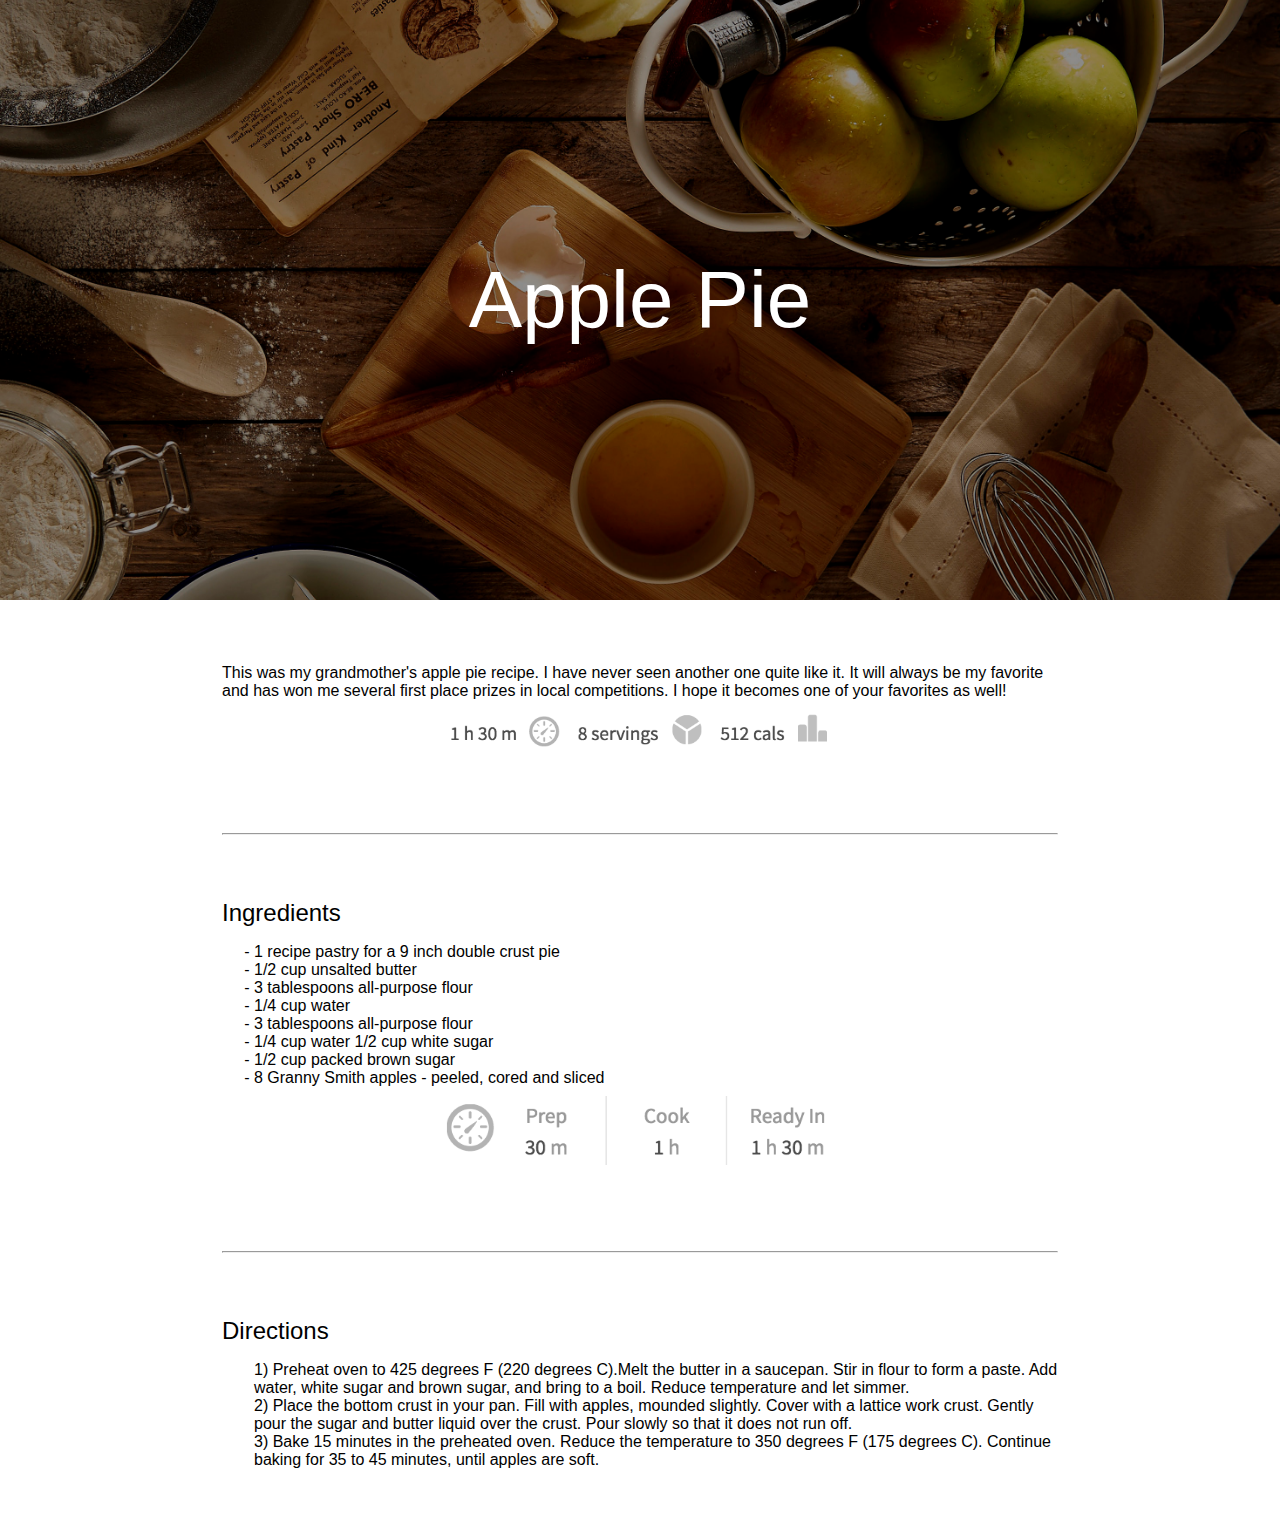
<file: lab-css-recipes-clone/apple-pie/index.html>
<!DOCTYPE html>
<html lang="en">
	<head>
		<meta charset="UTF-8" />
		<meta name="viewport" content="width=device-width, initial-scale=1.0" />
		<title>Apple Pie Recipe</title>
		<!-- Remember to link your styles -->
		<link rel="stylesheet" href="./styles/style.css" />
	</head>
	<body>
		<header>
			<h1>Apple Pie</h1>
		</header>

		<main>
			<section id="description">
				<p>
					This was my grandmother's apple pie recipe. I have never seen another
					one quite like it. It will always be my favorite and has won me
					several first place prizes in local competitions. I hope it becomes
					one of your favorites as well!
				</p>

				<div class="img-wrapper">
					<img
						src="./images/recipe-info.png"
						class="cooking-figures"
						alt="Information regarding a recipe" />
				</div>
			</section>
			<hr />

			<section id="ingredients">
				<h2>Ingredients</h2>
				<ul>
					<li>1 recipe pastry for a 9 inch double crust pie</li>
					<li>1/2 cup unsalted butter</li>
					<li>3 tablespoons all-purpose flour</li>
					<li>1/4 cup water</li>
					<li>3 tablespoons all-purpose flour</li>
					<li>1/4 cup water 1/2 cup white sugar</li>
					<li>1/2 cup packed brown sugar</li>
					<li>8 Granny Smith apples - peeled, cored and sliced</li>
				</ul>
				<div class="img-wrapper">
					<img
						src="./images/cooking-info.png"
						class="cooking-figures"
						alt="Informations for cooking the recipe" />
				</div>
			</section>

			<hr />

			<section id="directions">
				<h2>Directions</h2>
				<ol>
					<li>
						Preheat oven to 425 degrees F (220 degrees C).Melt the butter in a
						saucepan. Stir in flour to form a paste. Add water, white sugar and
						brown sugar, and bring to a boil. Reduce temperature and let simmer.
					</li>
					<li>
						Place the bottom crust in your pan. Fill with apples, mounded
						slightly. Cover with a lattice work crust. Gently pour the sugar and
						butter liquid over the crust. Pour slowly so that it does not run
						off.
					</li>
					<li>
						Bake 15 minutes in the preheated oven. Reduce the temperature to 350
						degrees F (175 degrees C). Continue baking for 35 to 45 minutes,
						until apples are soft.
					</li>
				</ol>
			</section>
		</main>
	</body>
</html>
</file>
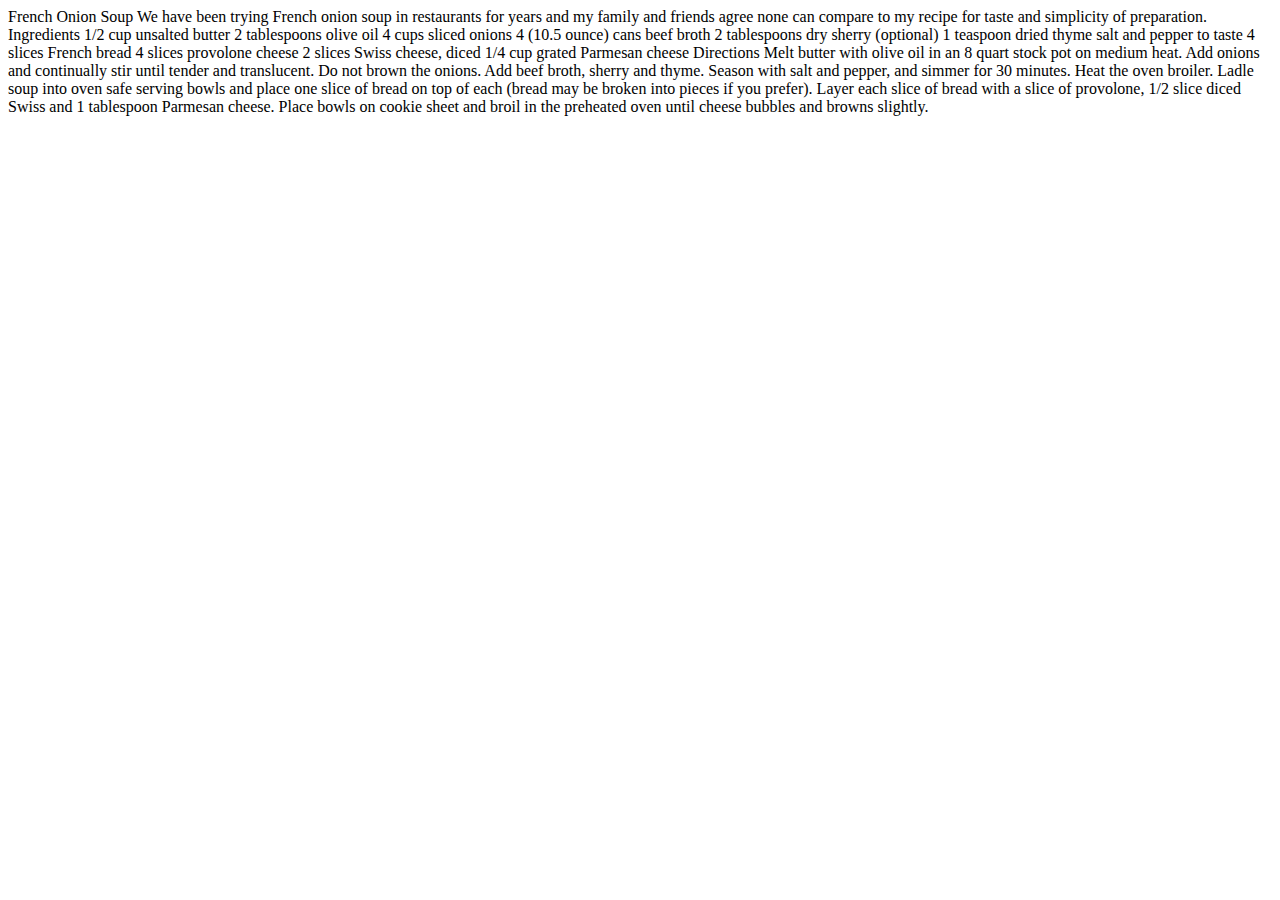
<file: lab-css-recipes-clone/french-soup/index.html>
<!DOCTYPE html>
<html lang="en">
  <head>
    <meta charset="UTF-8" />
    <meta name="viewport" content="width=device-width, initial-scale=1.0" />
    <title>French Onion Soup Recipe</title>
    <!-- don't forget to link your styles -->
  </head>
  <body>
    French Onion Soup We have been trying French onion soup in restaurants for years and my family and friends agree
    none can compare to my recipe for taste and simplicity of preparation. Ingredients 1/2 cup unsalted butter 2
    tablespoons olive oil 4 cups sliced onions 4 (10.5 ounce) cans beef broth 2 tablespoons dry sherry (optional) 1
    teaspoon dried thyme salt and pepper to taste 4 slices French bread 4 slices provolone cheese 2 slices Swiss cheese,
    diced 1/4 cup grated Parmesan cheese Directions Melt butter with olive oil in an 8 quart stock pot on medium heat.
    Add onions and continually stir until tender and translucent. Do not brown the onions. Add beef broth, sherry and
    thyme. Season with salt and pepper, and simmer for 30 minutes. Heat the oven broiler. Ladle soup into oven safe
    serving bowls and place one slice of bread on top of each (bread may be broken into pieces if you prefer). Layer
    each slice of bread with a slice of provolone, 1/2 slice diced Swiss and 1 tablespoon Parmesan cheese. Place bowls
    on cookie sheet and broil in the preheated oven until cheese bubbles and browns slightly.
  </body>
</html>
</file>
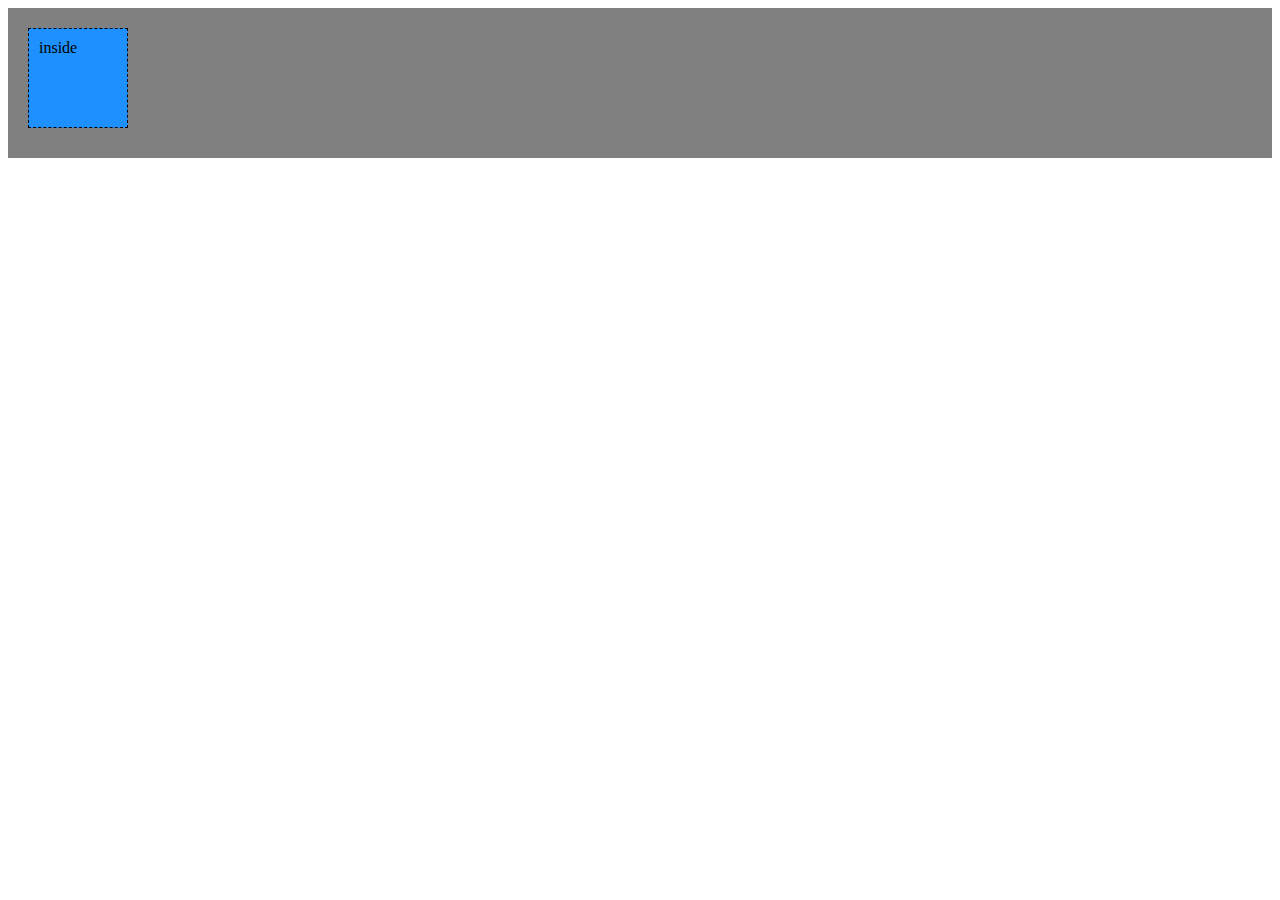
<file: box-model.html>
<!DOCTYPE html>
<html lang="en">
	<head>
		<meta charset="UTF-8" />
		<meta name="viewport" content="width=device-width, initial-scale=1.0" />
		<title>Document</title>
	</head>
	<body>
		<style>
			* {
				box-sizing: border-box;
			}

			.box {
				height: 100px;
				aspect-ratio: 1;
				background-color: dodgerblue;
				border: 1px dashed black;
				padding: 10px;
				margin: 10px;
			}
			.container {
				height: 150px;
				background-color: gray;
				padding: 10px;
			}
		</style>
		<div class="container">
			<div class="box">inside</div>
		</div>
	</body>
</html>
</file>
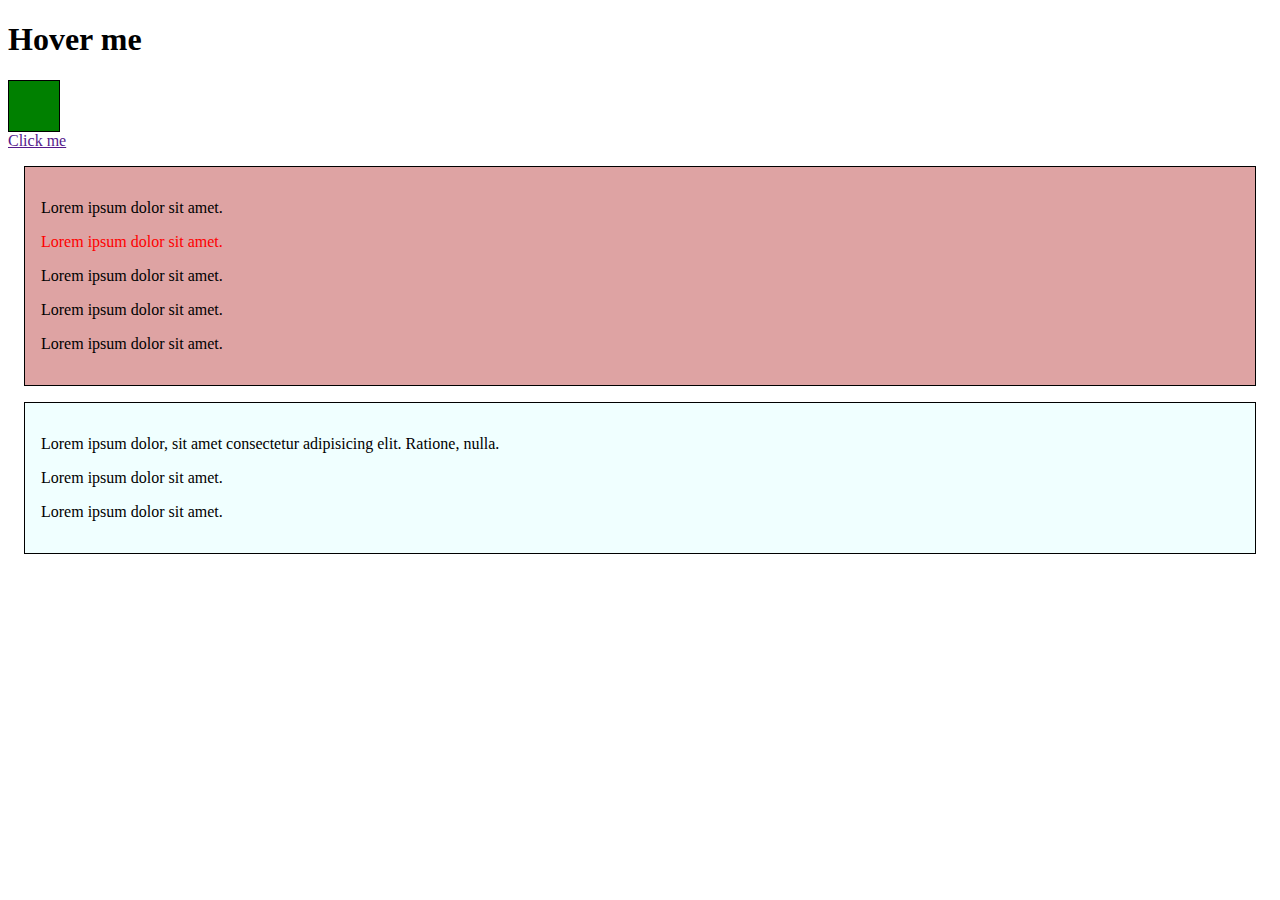
<file: pseudo-selectors.html>
<!DOCTYPE html>
<html lang="en">
	<head>
		<meta charset="UTF-8" />
		<meta name="viewport" content="width=device-width, initial-scale=1.0" />
		<title>Document</title>
	</head>
	<body>
		<style>
			h1 {
				transition: color 1s ease-in-out;
			}
			h1:hover {
				color: dodgerblue;
			}

			.box {
				height: 50px;
				aspect-ratio: 1;
				background-color: green;
				border: 1px solid black;
				transition: all 800ms ease-in-out;
			}

			.box:hover {
				height: 200px;
				/* rotate: 900deg; */
			}

			.sad-link {
				display: block;
				transition: translate 1s;
			}
			.sad-link:hover {
				translate: 0 -10px;
				transition: translate 0.2s;
				/* transform: translateY(-50px); */
			}

			.container {
				border: 1px solid black;
				margin: 1rem;
				padding: 1rem;
				background-color: azure;
			}

			.container:has(p.important) {
				background-color: rgb(222, 163, 163);
			}

			.container:has(p.important) p:nth-of-type(2) {
				color: red;
			}

			/* p:nth-of-type(2) {
				color: red;
			} */
		</style>

		<h1>Hover me</h1>

		<div class="box"></div>

		<a class="sad-link" href="">Click me</a>

		<div class="container">
			<p class="important">Lorem ipsum dolor sit amet.</p>
			<p>Lorem ipsum dolor sit amet.</p>
			<p>Lorem ipsum dolor sit amet.</p>
			<p>Lorem ipsum dolor sit amet.</p>
			<p>Lorem ipsum dolor sit amet.</p>
		</div>

		<div class="container">
			<p>
				Lorem ipsum dolor, sit amet consectetur adipisicing elit. Ratione,
				nulla.
			</p>
			<p>Lorem ipsum dolor sit amet.</p>
			<p>Lorem ipsum dolor sit amet.</p>
		</div>
	</body>
</html>
</file>
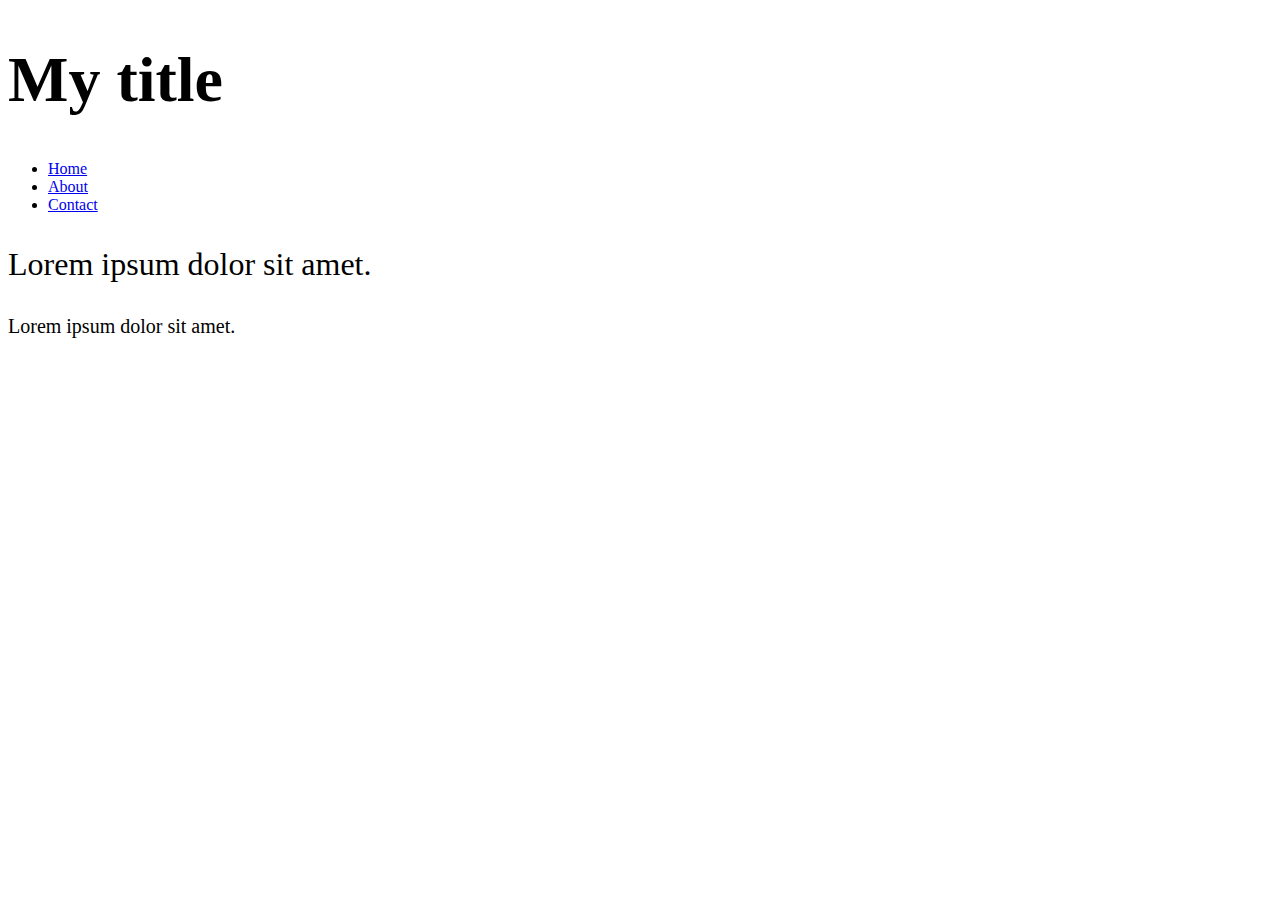
<file: responsive.html>
<!DOCTYPE html>
<html lang="en">
	<head>
		<meta charset="UTF-8" />
		<meta name="viewport" content="width=device-width, initial-scale=1.0" />
		<title>Document</title>
	</head>
	<body>
		<style>
			h1 {
				text-align: center;
				/* font-size: 1.9rem; */
				/* transition: all 1s; */
				font-size: clamp(1.9rem, 4vw + 1rem, 4rem);
			}
			#burger {
				width: 20px;
			}
			#links {
				display: none;
			}

			@media (width >= 480px) {
				#burger {
					display: none;
				}
				#links {
					display: block;
				}
				h1 {
					text-align: left;
					/* font-size: 2.2rem; */
				}
			}

			@media (550px < width < 700px) {
				h1 {
					color: green;
				}
			}
			.big-font {
				font-size: 10px;
			}
			.small-font {
				font-size: 10px;
			}

			.big-font p {
				font-size: 2rem;
			}
			.small-font p {
				font-size: 2em;
			}
		</style>
		<nav>
			<h1>My title</h1>
			<img src="./images/burger-menu-svgrepo-com.svg" id="burger" alt="" />
			<ul id="links">
				<li><a href="#">Home</a></li>
				<li><a href="#">About</a></li>
				<li><a href="#">Contact</a></li>
			</ul>
		</nav>

		<div class="big-font"><p>Lorem ipsum dolor sit amet.</p></div>
		<div class="small-font"><p>Lorem ipsum dolor sit amet.</p></div>
	</body>
</html>
</file>
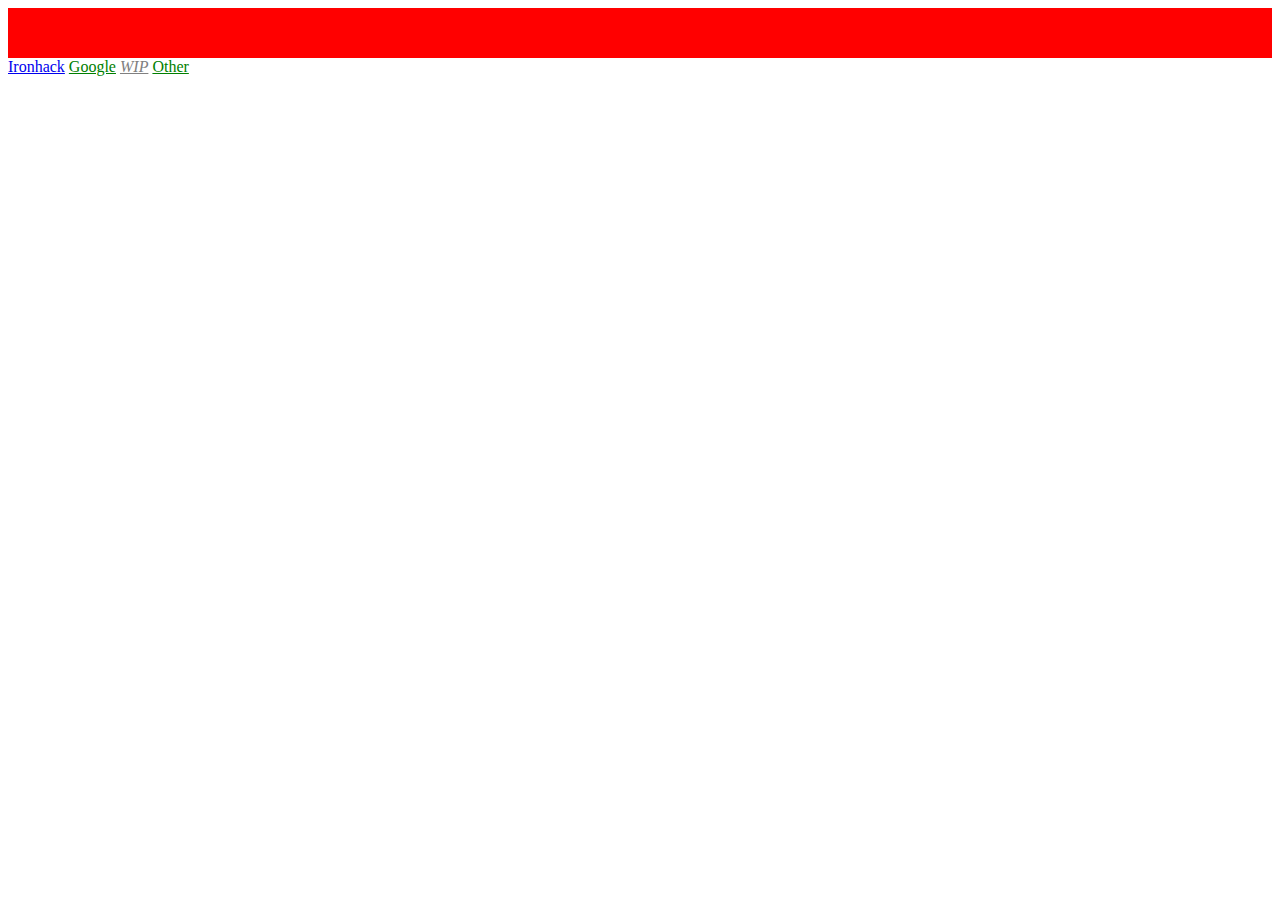
<file: selectors.html>
<!DOCTYPE html>
<html lang="en">
	<head>
		<meta charset="UTF-8" />
		<meta name="viewport" content="width=device-width, initial-scale=1.0" />
		<title>Document</title>
	</head>
	<body>
		<style>
			.container {
				background-color: blue;
				height: 50px;
			}
			[class="container"] {
				background-color: red;
			}

			a[href*="https"] {
				color: green;
			}
			a[href="#"] {
				color: gray;
				font-style: italic;
				pointer-events: none;
				cursor: not-allowed;
			}
		</style>

		<div class="container"></div>

		<a href="http://ironhack.com">Ironhack</a>
		<a href="https://google.com">Google</a>
		<a href="#">WIP</a>
		<a href="https://other-site.com">Other</a>
	</body>
</html>
</file>
<file: lab-css-recipes-clone/apple-pie/styles/style.css>
/* CSS RESET - do not remove */
/* Reset default browser styles and provide a consistent starting point */
html {
	box-sizing: border-box;
	/* font-size: 16px; */
}

*,
*:before,
*:after {
	box-sizing: inherit;
}

body,
h1,
h2,
h3,
h4,
h5,
h6,
p,
ol,
ul {
	margin: 0;
	padding: 0;
	font-weight: lighter;
}

/*  Set the font */
body {
	font-family: "Helvetica", sans-serif;
	/* background-color: greenyellow; */
}

header {
	background-image: url(./../images/apple-pie.jpg);
	height: 600px;
	background-size: cover;
	background-position: center;
	position: relative;
}
h1 {
	font-size: 5rem;
	position: absolute;
	color: white;
	top: 50%;
	left: 50%;
	translate: -50% -50%;
}
main {
	max-width: 900px;
	margin: 0 auto;
	padding: 0 2rem;
}
section {
	margin: 4rem 0;
}

.img-wrapper {
	text-align: center;
}
.cooking-figures {
	width: max(50%, 300px);
}

h2 {
	margin-bottom: 1rem;
}

ol,
ul {
	margin-left: 2rem;
}

ul {
	list-style: "- ";
}

ol {
	counter-reset: orderedCounter;
}

ol > li {
	counter-increment: orderedCounter;
	list-style: none;
}

ol > li::before {
	content: counter(orderedCounter) ")";
}

/* STYLES */
/* Write your CSS below */
</file>
